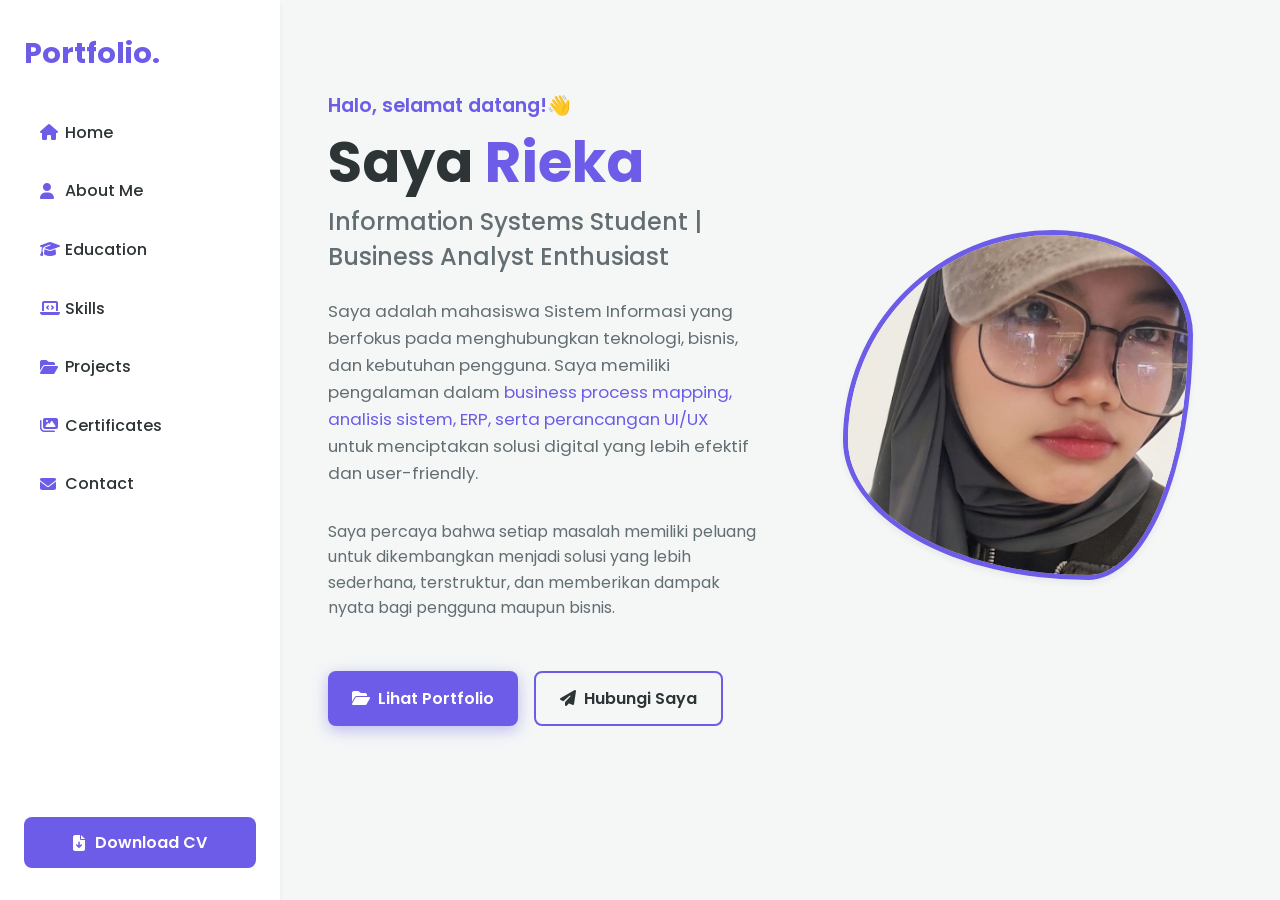
<file: index.html>
<!DOCTYPE html>
<html lang="id">
<head>
    <meta charset="UTF-8">
    <meta name="viewport" content="width=device-width, initial-scale=1.0">
    <title>Home | Portfolio</title>
    <link rel="stylesheet" href="style.css">
    <link href="https://cdnjs.cloudflare.com/ajax/libs/font-awesome/6.4.0/css/all.min.css" rel="stylesheet">
</head>
<body>

    <!-- SIDEBAR (Harus di-copy ke SEMUA file HTML) -->
    <nav class="sidebar">
        <div class="profile-area">
            <h2>Portfolio.</h2>
        </div>
        <ul class="nav-links">
            <li><a href="index.html"><i class="fas fa-home"></i> Home</a></li>
            <li><a href="about.html"><i class="fas fa-user"></i> About Me</a></li>
            <li><a href="education.html"><i class="fas fa-graduation-cap"></i> Education</a></li>
            <li><a href="skills.html"><i class="fas fa-laptop-code"></i> Skills</a></li>
            <li><a href="projects.html"><i class="fas fa-folder-open"></i> Projects</a></li>
            <li><a href="gallery.html"><i class="fas fa-images"></i> Certificates</a></li>
            <li><a href="contact.html"><i class="fas fa-envelope"></i> Contact</a></li>
        </ul>
        <div class="controls">
            <a href="CV_RIEKA ZALSA NABILA.pdf" download class="btn-download"><i class="fas fa-file-download"></i> Download CV</a>
        </div>

        
    </nav>

   <!-- KONTEN HALAMAN HOME -->
    <main class="content">
        <section class="hero-section fade-in">
            <!-- Bagian Teks -->
            <div class="hero-text">
                <p class="greeting">Halo, selamat datang!👋</p>
                <h1>Saya <span class="highlight">Rieka</span></h1>
                <h3 class="role-text">Information Systems Student | Business Analyst Enthusiast</h3>
                <p class="hero-desc">
                   Saya adalah mahasiswa Sistem Informasi yang berfokus pada menghubungkan teknologi, bisnis, dan kebutuhan pengguna. Saya memiliki pengalaman dalam<span class="highlight"> business process mapping, analisis sistem, ERP, serta perancangan UI/UX </span>untuk menciptakan solusi digital yang lebih efektif dan user-friendly.
                </p>
              
                <p>Saya percaya bahwa setiap masalah memiliki peluang untuk dikembangkan menjadi solusi yang lebih sederhana, terstruktur, dan memberikan dampak nyata bagi pengguna maupun bisnis.</p>
                

                <br>
                <br>
                <div class="hero-buttons">
                    <a href="projects.html" class="btn-primary"><i class="fas fa-folder-open"></i> Lihat Portfolio</a>
                    <a href="contact.html" class="btn-secondary"><i class="fas fa-paper-plane"></i> Hubungi Saya</a>
                </div>
            </div>
            
            <!-- Bagian Foto Profil -->
            <div class="hero-image">
                <div class="blob-wrapper">
                    <!-- Ganti link gambar ini dengan link foto profil kamu -->
                    <img src="me.jpeg" alt="Foto Profil Rieka Zalsa Nabila">
                </div>
            </div>
        </section>
    </main>

    <script src="script.js"></script>
</body>
</html>
</file>
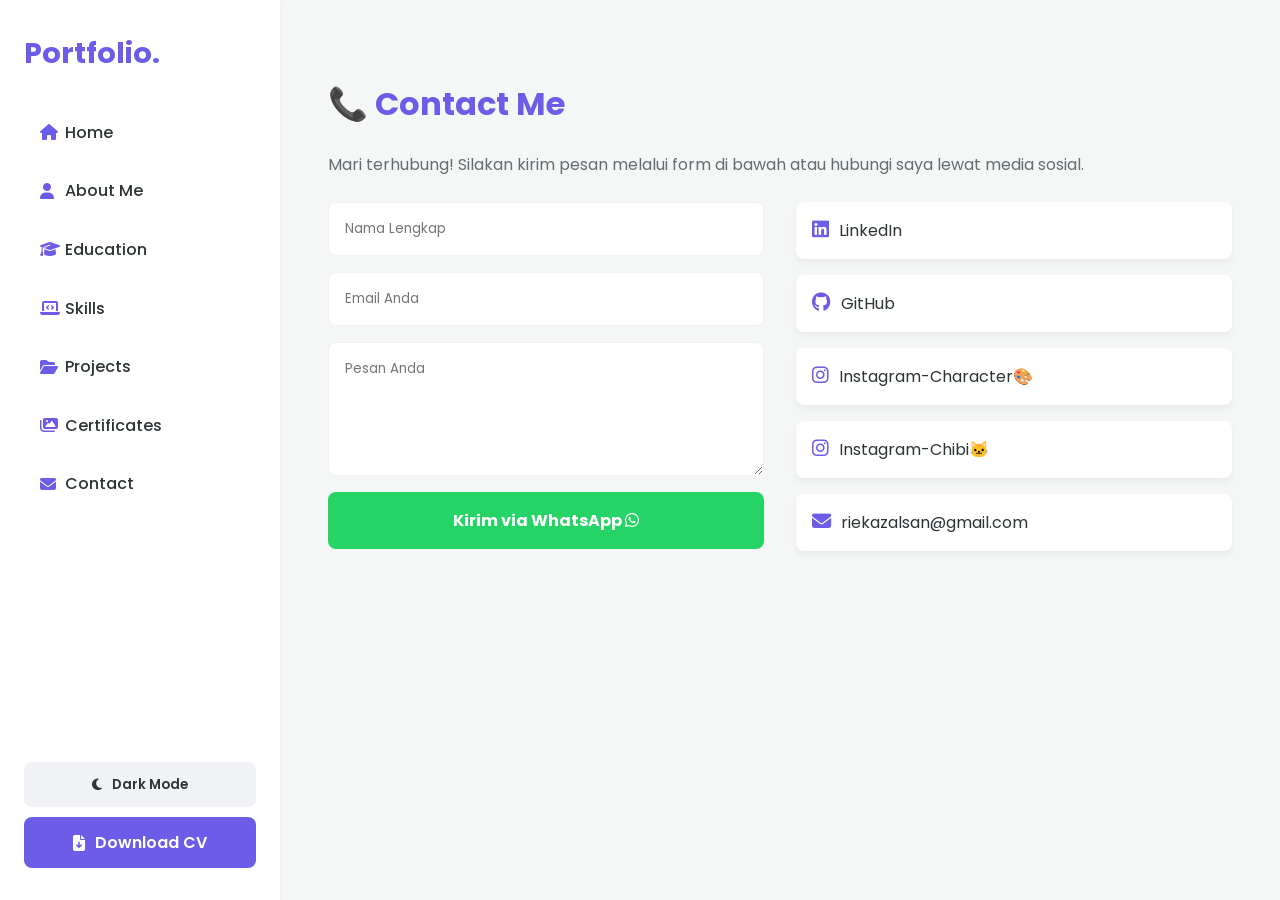
<file: contact.html>
<!DOCTYPE html>
<html lang="id">
<head>
    <meta charset="UTF-8">
    <meta name="viewport" content="width=device-width, initial-scale=1.0">
    <title>Contact | Portfolio</title>
    <link rel="stylesheet" href="style.css">
    <link href="https://cdnjs.cloudflare.com/ajax/libs/font-awesome/6.4.0/css/all.min.css" rel="stylesheet">
</head>
<body>

    <!-- SIDEBAR -->
    <nav class="sidebar">
        <div class="profile-area">
            <h2>Portfolio.</h2>
        </div>
        <ul class="nav-links">
            <li><a href="index.html"><i class="fas fa-home"></i> Home</a></li>
            <li><a href="about.html"><i class="fas fa-user"></i> About Me</a></li>
            <li><a href="education.html"><i class="fas fa-graduation-cap"></i> Education</a></li>
            <li><a href="skills.html"><i class="fas fa-laptop-code"></i> Skills</a></li>
            <li><a href="projects.html"><i class="fas fa-folder-open"></i> Projects</a></li>
            <li><a href="gallery.html"><i class="fas fa-images"></i> Certificates</a></li>
            <li><a href="contact.html"><i class="fas fa-envelope"></i> Contact</a></li>
        </ul>
        <div class="controls">
            <button id="darkModeToggle" class="control-btn"><i class="fas fa-moon"></i> <span>Dark Mode</span></button>
            <a href="CV_RIEKA ZALSA NABILA.pdf" download class="btn-download"><i class="fas fa-file-download"></i> Download CV</a>
        </div>
    </nav>

    <!-- KONTEN HALAMAN CONTACT -->
    <main class="content">
        <section class="section-box fade-in">
            <h2>📞 Contact Me</h2>
            <p>Mari terhubung! Silakan kirim pesan melalui form di bawah atau hubungi saya lewat media sosial.</p>
            
            <div class="contact-container">
                <!-- Form Kontak -->
                <form class="contact-form" id="whatsappForm">
                    <input type="text" id="nama" placeholder="Nama Lengkap" required>
                    <input type="email" id="email" placeholder="Email Anda" required>
                    <textarea id="pesan" rows="5" placeholder="Pesan Anda" required></textarea>
                    
                    <!-- Saya ganti icon kertas menjadi icon WhatsApp agar user tahu -->
                    <button type="submit" class="btn-submit" style="background-color: #25D366;">
                        Kirim via WhatsApp <i class="fab fa-whatsapp"></i>
                    </button>
                </form>
                
                <!-- Social Media Links -->
                <div class="social-links">
                    <a href="https://www.linkedin.com/in/rieka-zalsa-nabila-5a4732412" target="_blank"><i class="fab fa-linkedin"></i> LinkedIn</a>
                    <a href="https://github.com/Rey-09/" target="_blank"><i class="fab fa-github"></i> GitHub</a>
                    <a href="https://instagram.com/rkzlsnbl" target="_blank"><i class="fab fa-instagram"></i> Instagram-Character🎨</a>
                    <a href="https://instagram.com/my.sun09" target="_blank"><i class="fab fa-instagram"></i> Instagram-Chibi🐱</a>
                    <a href="mailto:riekazalsan@gmail.com"><i class="fas fa-envelope"></i> riekazalsan@gmail.com</a>
                </div>
            </div>
        </section>
    </main>

    <script src="script.js"></script>
</body>
</html>
</file>
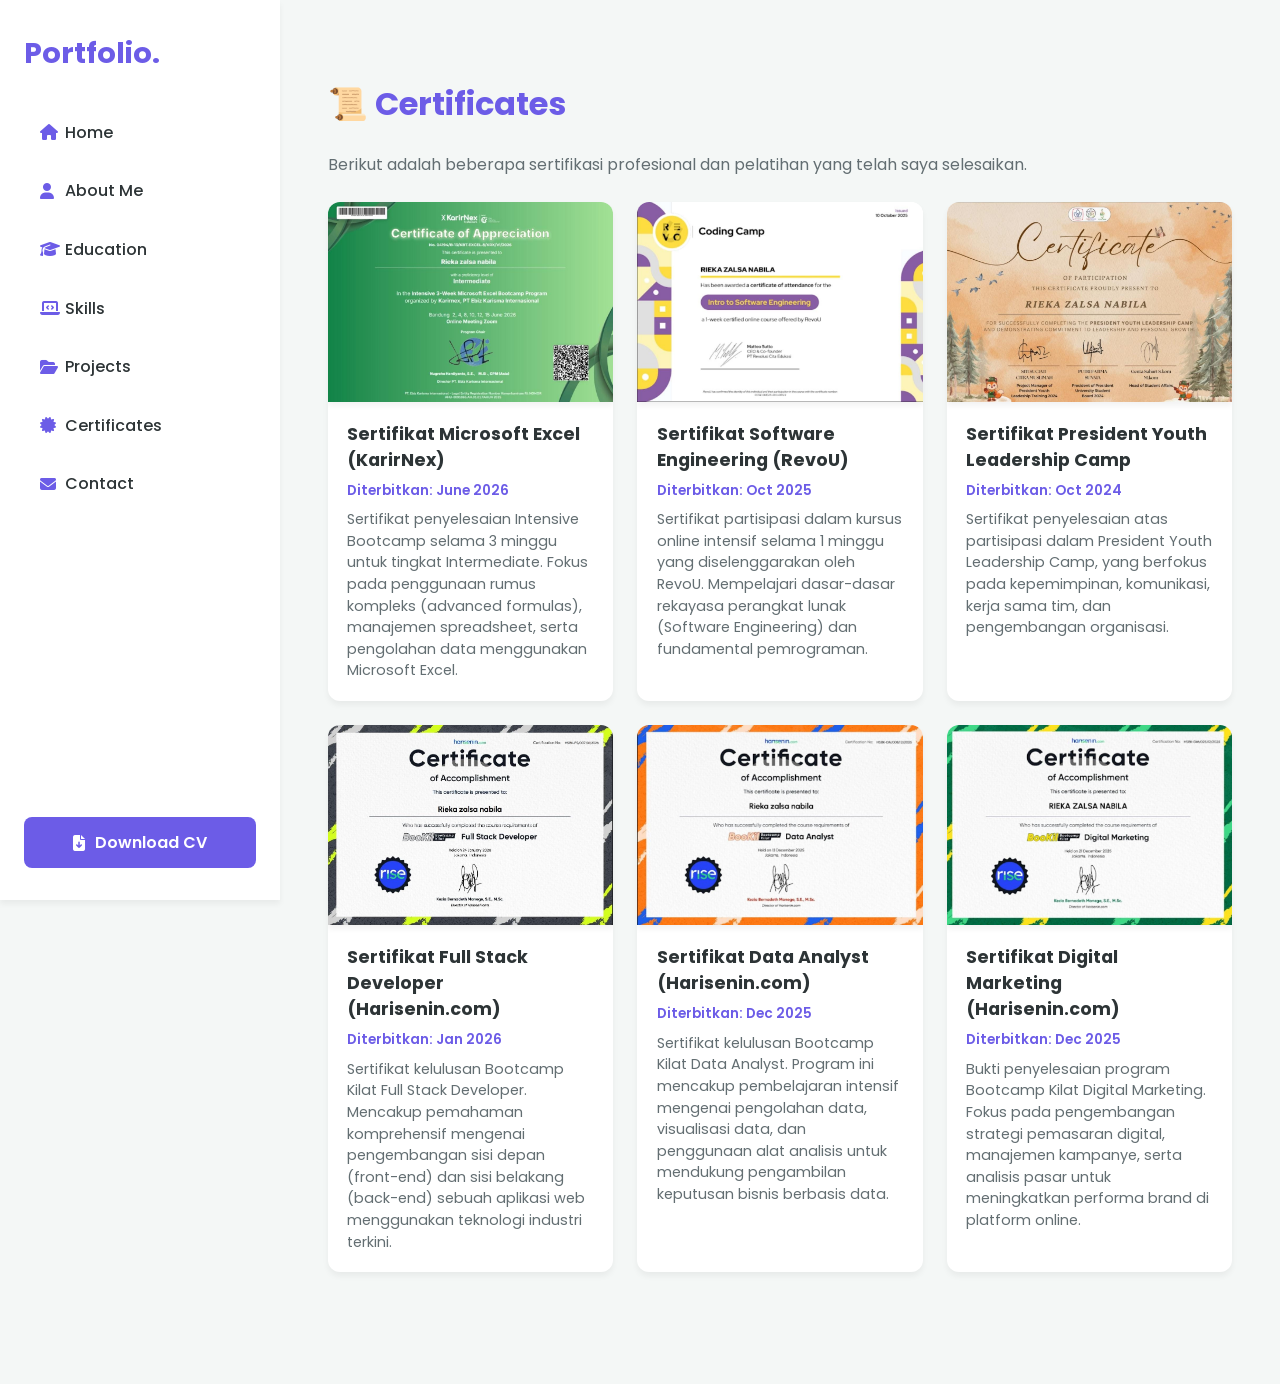
<file: gallery.html>
<!DOCTYPE html>
<html lang="id">
<head>
    <meta charset="UTF-8">
    <meta name="viewport" content="width=device-width, initial-scale=1.0">
    <title>Certificates | Portfolio</title>
    <link rel="stylesheet" href="style.css">
    <link href="https://cdnjs.cloudflare.com/ajax/libs/font-awesome/6.4.0/css/all.min.css" rel="stylesheet">
</head>
<body>

    <!-- SIDEBAR -->
    <nav class="sidebar">
        <div class="profile-area">
            <h2>Portfolio.</h2>
        </div>
        <ul class="nav-links">
            <li><a href="index.html"><i class="fas fa-home"></i> Home</a></li>
            <li><a href="about.html"><i class="fas fa-user"></i> About Me</a></li>
            <li><a href="education.html"><i class="fas fa-graduation-cap"></i> Education</a></li>
            <li><a href="skills.html"><i class="fas fa-laptop-code"></i> Skills</a></li>
            <li><a href="projects.html"><i class="fas fa-folder-open"></i> Projects</a></li>
            <li><a href="gallery.html"><i class="fas fa-certificate"></i>Certificates</a></li>
            <li><a href="contact.html"><i class="fas fa-envelope"></i> Contact</a></li>
        </ul>
        <div class="controls">
            <a href="CV_RIEKA ZALSA NABILA.pdf" download class="btn-download"><i class="fas fa-file-download"></i> Download CV</a>
        </div>
    </nav>

    <!-- KONTEN HALAMAN SERTIFIKAT -->
    <main class="content">
        <section class="section-box fade-in">
            <h2>📜 Certificates</h2>
            <p>Berikut adalah beberapa sertifikasi profesional dan pelatihan yang telah saya selesaikan.</p>
    
            <div class="gallery-grid">
                
                <!-- Sertifikat 1 -->
                <div class="gallery-item">
                    <!-- Masukkan gambar sertifikat aslimu di src di bawah ini -->
                    <img src="cer1.jpeg" alt="Sertifikat UI/UX">
                    <div class="gallery-caption">
                        <h3>Sertifikat Microsoft Excel (KarirNex)</h3>
                        <p style="color: var(--accent-color); font-size: 0.85rem; margin-bottom: 0.5rem; font-weight: 600;">Diterbitkan: June 2026</p>
                        <p>Sertifikat penyelesaian Intensive Bootcamp selama 3 minggu untuk tingkat Intermediate. Fokus pada penggunaan rumus kompleks (advanced formulas), manajemen spreadsheet, serta pengolahan data menggunakan Microsoft Excel.</p>
                    </div>
                </div>

                <!-- Sertifikat 2 -->
                <div class="gallery-item">
                    <img src="cer2.jpeg" alt="Sertifikat Excel">
                    <div class="gallery-caption">
                        <h3>Sertifikat Software Engineering (RevoU)</h3>
                        <p style="color: var(--accent-color); font-size: 0.85rem; margin-bottom: 0.5rem; font-weight: 600;">Diterbitkan: Oct 2025</p>
                        <p>Sertifikat partisipasi dalam kursus online intensif selama 1 minggu yang diselenggarakan oleh RevoU. Mempelajari dasar-dasar rekayasa perangkat lunak (Software Engineering) dan fundamental pemrograman.</p>
                    </div>
                </div>

                <!-- Sertifikat 3 -->
                <div class="gallery-item">
                    <img src="cer3.jpeg" alt="Sertifikat">
                    <div class="gallery-caption">
                        <h3>Sertifikat President Youth Leadership Camp</h3>
                        <p style="color: var(--accent-color); font-size: 0.85rem; margin-bottom: 0.5rem; font-weight: 600;">Diterbitkan: Oct 2024</p>
                        <p>Sertifikat penyelesaian atas partisipasi dalam President Youth Leadership Camp, yang berfokus pada kepemimpinan, komunikasi, kerja sama tim, dan pengembangan organisasi.</p>
                    </div>
                </div>

                  <!-- Sertifikat 4 -->
                <div class="gallery-item">
                    <img src="cer4.jpeg " alt="Sertifikat">
                    <div class="gallery-caption">
                        <h3>Sertifikat Full Stack Developer (Harisenin.com)</h3>
                        <p style="color: var(--accent-color); font-size: 0.85rem; margin-bottom: 0.5rem; font-weight: 600;">Diterbitkan: Jan 2026</p>
                        <p>Sertifikat kelulusan Bootcamp Kilat Full Stack Developer. Mencakup pemahaman komprehensif mengenai pengembangan sisi depan (front-end) dan sisi belakang (back-end) sebuah aplikasi web menggunakan teknologi industri terkini.</p>
                    </div>
                </div>

                  <!-- Sertifikat 5 -->
                <div class="gallery-item">
                    <img src="cer5.jpeg" alt="Sertifikat">
                    <div class="gallery-caption">
                        <h3>Sertifikat Data Analyst (Harisenin.com)</h3>
                        <p style="color: var(--accent-color); font-size: 0.85rem; margin-bottom: 0.5rem; font-weight: 600;">Diterbitkan: Dec 2025</p>
                        <p>Sertifikat kelulusan Bootcamp Kilat Data Analyst. Program ini mencakup pembelajaran intensif mengenai pengolahan data, visualisasi data, dan penggunaan alat analisis untuk mendukung pengambilan keputusan bisnis berbasis data.</p>
                    </div>
                </div>

                  <!-- Sertifikat 6 -->
                <div class="gallery-item">
                    <img src="cer6.png" alt="Sertifikat">
                    <div class="gallery-caption">
                        <h3>Sertifikat Digital Marketing (Harisenin.com)</h3>
                        <p style="color: var(--accent-color); font-size: 0.85rem; margin-bottom: 0.5rem; font-weight: 600;">Diterbitkan: Dec 2025</p>
                        <p>Bukti penyelesaian program Bootcamp Kilat Digital Marketing. Fokus pada pengembangan strategi pemasaran digital, manajemen kampanye, serta analisis pasar untuk meningkatkan performa brand di platform online.</p>
                    </div>
                </div>

            </div>
        </section>
    </main>

    <script src="script.js"></script>
</body>
</html>
</file>
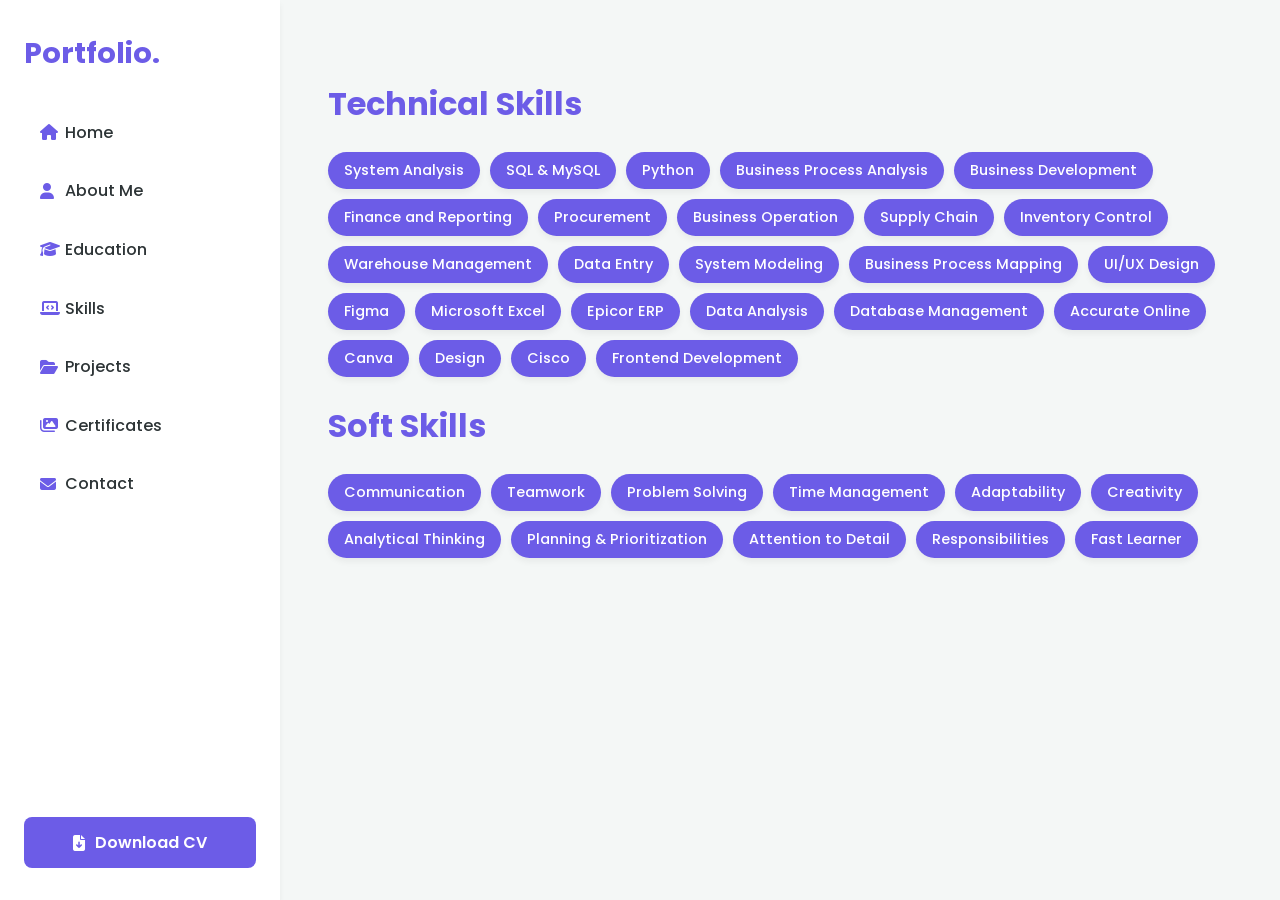
<file: skills.html>
<!DOCTYPE html>
<html lang="id">
<head>
    <meta charset="UTF-8">
    <meta name="viewport" content="width=device-width, initial-scale=1.0">
    <title>Skills | Portfolio</title>
    <link rel="stylesheet" href="style.css">
    <link href="https://cdnjs.cloudflare.com/ajax/libs/font-awesome/6.4.0/css/all.min.css" rel="stylesheet">
</head>
<body>

    <!-- SIDEBAR -->
    <nav class="sidebar">
        <div class="profile-area">
            <h2>Portfolio.</h2>
        </div>
        <ul class="nav-links">
            <li><a href="index.html"><i class="fas fa-home"></i> Home</a></li>
            <li><a href="about.html"><i class="fas fa-user"></i> About Me</a></li>
            <li><a href="education.html"><i class="fas fa-graduation-cap"></i> Education</a></li>
            <li><a href="skills.html"><i class="fas fa-laptop-code"></i> Skills</a></li>
            <li><a href="projects.html"><i class="fas fa-folder-open"></i> Projects</a></li>
            <li><a href="gallery.html"><i class="fas fa-images"></i> Certificates</a></li>
            <li><a href="contact.html"><i class="fas fa-envelope"></i> Contact</a></li>
        </ul>
        <div class="controls">
            <a href="CV_RIEKA ZALSA NABILA.pdf" download class="btn-download"><i class="fas fa-file-download"></i> Download CV</a>
        </div>
    </nav>

    <!-- KONTEN HALAMAN SKILLS -->
    <main class="content">
        <section class="section-box fade-in">
            <h2>Technical Skills</h2>
            <div class="skill-tags">
                <span class="skill-tag">System Analysis</span>
                <span class="skill-tag">SQL & MySQL</span>
                <span class="skill-tag">Python</span>
                <span class="skill-tag">Business Process Analysis</span>
                <span class="skill-tag">Business Development</span>
                <span class="skill-tag">Finance and Reporting</span>
                <span class="skill-tag">Procurement</span>
                <span class="skill-tag">Business Operation</span>
                <span class="skill-tag">Supply Chain</span>
                <span class="skill-tag">Inventory Control</span>
                <span class="skill-tag">Warehouse Management</span> 
                <span class="skill-tag">Data Entry</span>
                <span class="skill-tag">System Modeling</span>
                <span class="skill-tag">Business Process Mapping</span>
                <span class="skill-tag">UI/UX Design</span>
                <span class="skill-tag">Figma</span>
                <span class="skill-tag">Microsoft Excel</span>
                <span class="skill-tag">Epicor ERP</span>
                <span class="skill-tag">Data Analysis</span>
                <span class="skill-tag">Database Management</span>
                <span class="skill-tag">Accurate Online</span>
                <span class="skill-tag">Canva</span>
                <span class="skill-tag">Design</span> 
                <span class="skill-tag">Cisco</span> 
                <span class="skill-tag">Frontend Development</span>        
            </div>
<br>
            <h2>Soft Skills</h2>
            <div class="skill-tags">
                <span class="skill-tag">Communication</span>
                <span class="skill-tag">Teamwork</span>
                <span class="skill-tag">Problem Solving</span>
                <span class="skill-tag">Time Management</span>
                <span class="skill-tag">Adaptability</span>
                <span class="skill-tag">Creativity</span>
                <span class="skill-tag">Analytical Thinking</span>
                <span class="skill-tag">Planning & Prioritization</span>
                <span class="skill-tag">Attention to Detail</span>
                <span class="skill-tag">Responsibilities</span>
                <span class="skill-tag">Fast Learner</span>
            </div>
        </section>
    </main>

    <script src="script.js"></script>
</body>
</html>
</file>
<file: style.css>
/* Mengambil font modern dari Google Fonts */
@import url('https://fonts.googleapis.com/css2?family=Poppins:wght@300;400;500;600;700&display=swap');

/* Variabel Warna (Light Mode) */
:root {
    --bg-color: #f4f7f6;
    --sidebar-bg: #ffffff;
    --text-main: #2d3436;
    --text-muted: #636e72;
    --accent-color: #6c5ce7;
    --hover-bg: #f1f2f6;
    --card-bg: #ffffff;
    --shadow: 0 4px 6px rgba(0, 0, 0, 0.05);
    --transition-speed: 0.3s;
}

/* Variabel Warna (Dark Mode) */
[data-theme="dark"] {
    --bg-color: #0f1115;
    --sidebar-bg: #1a1d24;
    --text-main: #f1f2f6;
    --text-muted: #b2bec3;
    --accent-color: #a29bfe;
    --hover-bg: #2d3436;
    --card-bg: #222630;
    --shadow: 0 4px 6px rgba(0, 0, 0, 0.3);
}

/* Base Styles */
* {
    margin: 0;
    padding: 0;
    box-sizing: border-box;
    font-family: 'Poppins', sans-serif;
    transition: background-color var(--transition-speed) ease, color var(--transition-speed) ease;
}

html {
    scroll-behavior: smooth; /* Animasi scroll */
}

body {
    background-color: var(--bg-color);
    color: var(--text-main);
    display: flex;
}

/* Kelas untuk mematikan animasi */
body.no-animations *, 
body.no-animations html {
    transition: none !important;
    animation: none !important;
    scroll-behavior: auto !important;
}

/* Sidebar Styling */
.sidebar {
    width: 280px;
    height: 100vh;
    background-color: var(--sidebar-bg);
    position: fixed;
    display: flex;
    flex-direction: column;
    padding: 2rem 1.5rem;
    box-shadow: var(--shadow);
    overflow-y: auto;
}

.profile-area h2 {
    color: var(--accent-color);
    margin-bottom: 2rem;
    font-size: 1.8rem;
}

.nav-links {
    list-style: none;
    flex: 1;
}

.nav-links li {
    margin-bottom: 0.5rem;
}

.nav-links a {
    text-decoration: none;
    color: var(--text-main);
    display: flex;
    align-items: center;
    padding: 0.8rem 1rem;
    border-radius: 8px;
    font-weight: 500;
}

.nav-links a i {
    width: 25px;
    color: var(--accent-color);
}

.nav-links a:hover {
    background-color: var(--hover-bg);
    transform: translateX(5px);
}

/* Submenu / Dropdown */
.submenu {
    list-style: none;
    padding-left: 2.5rem;
    display: none; /* Sembunyikan default */
    margin-top: 0.5rem;
}

.submenu a {
    font-size: 0.9rem;
    padding: 0.5rem;
    color: var(--text-muted);
}

.dropdown.active .submenu {
    display: block;
}
.dropdown.active .arrow {
    transform: rotate(180deg);
}

/* Controls (Bottom of Sidebar) */
.controls {
    margin-top: 2rem;
    display: flex;
    flex-direction: column;
    gap: 10px;
}

.control-btn, .btn-download {
    width: 100%;
    padding: 0.8rem;
    border: none;
    border-radius: 8px;
    cursor: pointer;
    font-weight: 600;
    display: flex;
    align-items: center;
    justify-content: center;
    gap: 10px;
}

.control-btn {
    background-color: var(--hover-bg);
    color: var(--text-main);
}

.btn-download {
    background-color: var(--accent-color);
    color: white;
    text-decoration: none;
}

/* Main Content Styling */
.content {
    margin-left: 280px;
    padding: 3rem;
    width: 100%;
}

.section-box {
    margin-bottom: 4rem;
    padding-top: 2rem;
}

h1 { font-size: 3rem; margin-bottom: 1rem; }
h2 { font-size: 2rem; margin-bottom: 1.5rem; color: var(--accent-color); }
p { color: var(--text-muted); line-height: 1.6; }

/* Grid untuk Project */
.project-grid {
    display: grid;
    grid-template-columns: repeat(auto-fit, minmax(250px, 1fr));
    gap: 1.5rem;
}

.card {
    background-color: var(--card-bg);
    padding: 1.5rem;
    border-radius: 12px;
    box-shadow: var(--shadow);
    border-left: 4px solid var(--accent-color);
}

.card:hover {
    transform: translateY(-5px);
}

/* Animasi Fade In */
@keyframes fadeIn {
    from { opacity: 0; transform: translateY(20px); }
    to { opacity: 1; transform: translateY(0); }
}

.fade-in {
    animation: fadeIn 1s ease-out forwards;
}

/* --- TAMBAHAN STYLE UNTUK FITUR BARU --- */

/* List Container (Education & Certificates) */
.list-container {
    display: flex;
    flex-direction: column;
    gap: 1.5rem;
}
.list-item {
    background-color: var(--card-bg);
    padding: 1.5rem;
    border-radius: 12px;
    box-shadow: var(--shadow);
    border-left: 4px solid var(--accent-color);
}
.list-item h3 {
    margin-bottom: 0.5rem;
    font-size: 1.2rem;
}
.list-item .date {
    font-size: 0.9rem;
    color: var(--accent-color);
    margin-bottom: 0.5rem;
    font-weight: 600;
}

/* Styled List (Coursework) */
.styled-list {
    list-style: none;
}
.styled-list li {
    padding: 0.8rem 0;
    border-bottom: 1px solid var(--hover-bg);
    position: relative;
    padding-left: 1.5rem;
}
.styled-list li::before {
    content: "▹";
    position: absolute;
    left: 0;
    color: var(--accent-color);
    font-weight: bold;
}

/* Skills Tags */
.skill-tags {
    display: flex;
    flex-wrap: wrap;
    gap: 10px;
}
.skill-tag {
    background-color: var(--accent-color);
    color: white;
    padding: 8px 16px;
    border-radius: 20px;
    font-size: 0.9rem;
    font-weight: 500;
    box-shadow: var(--shadow);
}
.skill-tag:hover {
    transform: translateY(-2px);
    opacity: 0.9;
}

/* Gallery Grid */
.gallery-grid {
    display: grid;
    grid-template-columns: repeat(auto-fit, minmax(200px, 1fr));
    gap: 1rem;
    margin-top: 1rem;
}
.gallery-item img {
    width: 100%;
    border-radius: 8px;
    object-fit: cover;
    transition: transform 0.3s ease;
    box-shadow: var(--shadow);
}
.gallery-item img:hover {
    transform: scale(1.05);
}

/* Contact Section */
.contact-container {
    display: grid;
    grid-template-columns: 1fr 1fr;
    gap: 2rem;
    margin-top: 1.5rem;
}
@media (max-width: 768px) {
    .contact-container {
        grid-template-columns: 1fr;
    }
}
.contact-form {
    display: flex;
    flex-direction: column;
    gap: 1rem;
}
.contact-form input, 
.contact-form textarea {
    width: 100%;
    padding: 1rem;
    border: 1px solid var(--hover-bg);
    border-radius: 8px;
    background-color: var(--card-bg);
    color: var(--text-main);
    font-family: inherit;
}
.contact-form input:focus, 
.contact-form textarea:focus {
    outline: none;
    border-color: var(--accent-color);
}
.btn-submit {
    background-color: var(--accent-color);
    color: white;
    padding: 1rem;
    border: none;
    border-radius: 8px;
    cursor: pointer;
    font-weight: bold;
    font-size: 1rem;
}
.btn-submit:hover {
    opacity: 0.9;
}
.social-links {
    display: flex;
    flex-direction: column;
    gap: 1rem;
}
.social-links a {
    text-decoration: none;
    color: var(--text-main);
    display: flex;
    align-items: center;
    gap: 10px;
    padding: 1rem;
    background-color: var(--card-bg);
    border-radius: 8px;
    box-shadow: var(--shadow);
}
.social-links a:hover {
    color: var(--accent-color);
    transform: translateX(5px);
}
.social-links i {
    font-size: 1.2rem;
    color: var(--accent-color);
}



/* --- HERO SECTION (HOME) --- */
.hero-section {
    display: flex;
    align-items: center;
    justify-content: space-between;
    gap: 3rem;
    min-height: 80vh; /* Agar berada di tengah layar secara vertikal */
}

.hero-text {
    flex: 1;
}

.greeting {
    font-size: 1.2rem;
    color: var(--accent-color);
    font-weight: 600;
    margin-bottom: 0.5rem;
}

.hero-text h1 {
    font-size: 3.5rem;
    margin-bottom: 0.5rem;
    line-height: 1.2;
}

.hero-text .highlight {
    color: var(--accent-color);
}

.role-text {
    font-size: 1.5rem;
    color: var(--text-muted);
    margin-bottom: 1.5rem;
    font-weight: 500;
}

.hero-desc {
    font-size: 1.05rem;
    margin-bottom: 2rem;
}

/* Tombol di Home */
.hero-buttons {
    display: flex;
    gap: 1rem;
}

.btn-primary, .btn-secondary {
    padding: 0.8rem 1.5rem;
    border-radius: 8px;
    text-decoration: none;
    font-weight: 600;
    display: flex;
    align-items: center;
    gap: 8px;
    font-size: 1rem;
}

.btn-primary {
    background-color: var(--accent-color);
    color: white;
    box-shadow: 0 4px 15px rgba(108, 92, 231, 0.4);
}

.btn-primary:hover {
    transform: translateY(-3px);
    box-shadow: 0 6px 20px rgba(108, 92, 231, 0.6);
}

.btn-secondary {
    background-color: transparent;
    color: var(--text-main);
    border: 2px solid var(--accent-color);
}

.btn-secondary:hover {
    background-color: var(--accent-color);
    color: white;
    transform: translateY(-3px);
}

/* Animasi Bingkai Foto (Blob) */
.hero-image {
    flex: 1;
    display: flex;
    justify-content: center;
}

.blob-wrapper img {
    width: 350px;
    height: 350px;
    object-fit: cover;
    box-shadow: var(--shadow);
    /* Animasi bergerak */
    animation: morph 8s ease-in-out infinite;
    /* Bentuk bingkai asimetris */
    border-radius: 60% 40% 30% 70% / 60% 30% 70% 40%;
    border: 5px solid var(--accent-color);
}

@keyframes morph {
    0% { border-radius: 60% 40% 30% 70% / 60% 30% 70% 40%; }
    50% { border-radius: 30% 60% 70% 40% / 50% 60% 30% 60%; }
    100% { border-radius: 60% 40% 30% 70% / 60% 30% 70% 40%; }
}

/* Responsif untuk Layar Kecil (Tablet/HP) */
@media (max-width: 900px) {
    .hero-section {
        flex-direction: column-reverse;
        text-align: center;
        padding-top: 2rem;
    }
    .hero-buttons {
        justify-content: center;
    }
    .blob-wrapper img {
        width: 280px;
        height: 280px;
    }
}/* --- STYLE UNTUK GALERI GESER DI PROJECT --- */
.project-gallery {
    display: flex;
    gap: 10px;               /* Jarak antar gambar */
    overflow-x: auto;        /* Mengaktifkan scroll horizontal */
    scroll-snap-type: x mandatory; /* Bikin gambar otomatis nge-pas di tengah saat digeser */
    margin-bottom: 1rem;
    padding-bottom: 8px;     /* Ruang untuk scrollbar */
}

/* Mempercantik tampilan Scrollbar di bawah gambar */
.project-gallery::-webkit-scrollbar {
    height: 6px; /* Ketebalan scrollbar */
}
.project-gallery::-webkit-scrollbar-track {
    background: var(--hover-bg); 
    border-radius: 10px;
}
.project-gallery::-webkit-scrollbar-thumb {
    background: var(--accent-color); 
    border-radius: 10px;
}

/* Ukuran dan format gambar di dalam galeri */
.project-gallery img {
    flex: 0 0 100%;          /* Lebar gambar 100% dari kartu, biar tidak menyusut */
    height: 200px;
    object-fit: cover;
    border-radius: 8px;
    scroll-snap-align: center; /* Titik henti geser ada di tengah gambar */
    box-shadow: 0 2px 4px rgba(0,0,0,0.1);
}

.card h3 {
    margin-bottom: 0.5rem;
}

/* --- STYLE UNTUK GALLERY DENGAN DESKRIPSI --- */
.gallery-grid {
    display: grid;
    /* Lebar minimal kartu diperbesar sedikit biar teksnya enak dibaca */
    grid-template-columns: repeat(auto-fit, minmax(280px, 1fr));
    gap: 1.5rem;
    margin-top: 1.5rem;
}

/* Membungkus gambar dan teks jadi satu kartu */
.gallery-item {
    background-color: var(--card-bg);
    border-radius: 12px;
    overflow: hidden; /* Biar ujung gambar ikut melengkung sesuai bentuk kartu */
    box-shadow: var(--shadow);
    transition: transform 0.3s ease, box-shadow 0.3s ease;
    display: flex;
    flex-direction: column;
}

/* Efek saat kartu foto diarahkan mouse */
.gallery-item:hover {
    transform: translateY(-5px);
    box-shadow: 0 8px 15px rgba(0,0,0,0.15);
}

/* Setelan gambarnya */
.gallery-item img {
    width: 100%;
    height: 200px;         /* Tinggi foto diseragamkan biar rapi */
    object-fit: cover;     /* Memotong proporsional jika beda ukuran */
    border-radius: 0;      /* Direset karena sudah diatur oleh .gallery-item */
    transition: transform 0.3s ease;
}

/* Bagian area teks di bawah foto */
.gallery-caption {
    padding: 1.2rem;
    display: flex;
    flex-direction: column;
    flex-grow: 1; /* Mendorong agar kartu tingginya seimbang jika teksnya panjang */
}

.gallery-caption h3 {
    font-size: 1.1rem;
    color: var(--text-main);
    margin-bottom: 0.5rem;
}

.gallery-caption p {
    font-size: 0.9rem;
    color: var(--text-muted);
    line-height: 1.5;
    margin: 0; /* Menghilangkan jarak berlebih di bawah */
}
</file>
